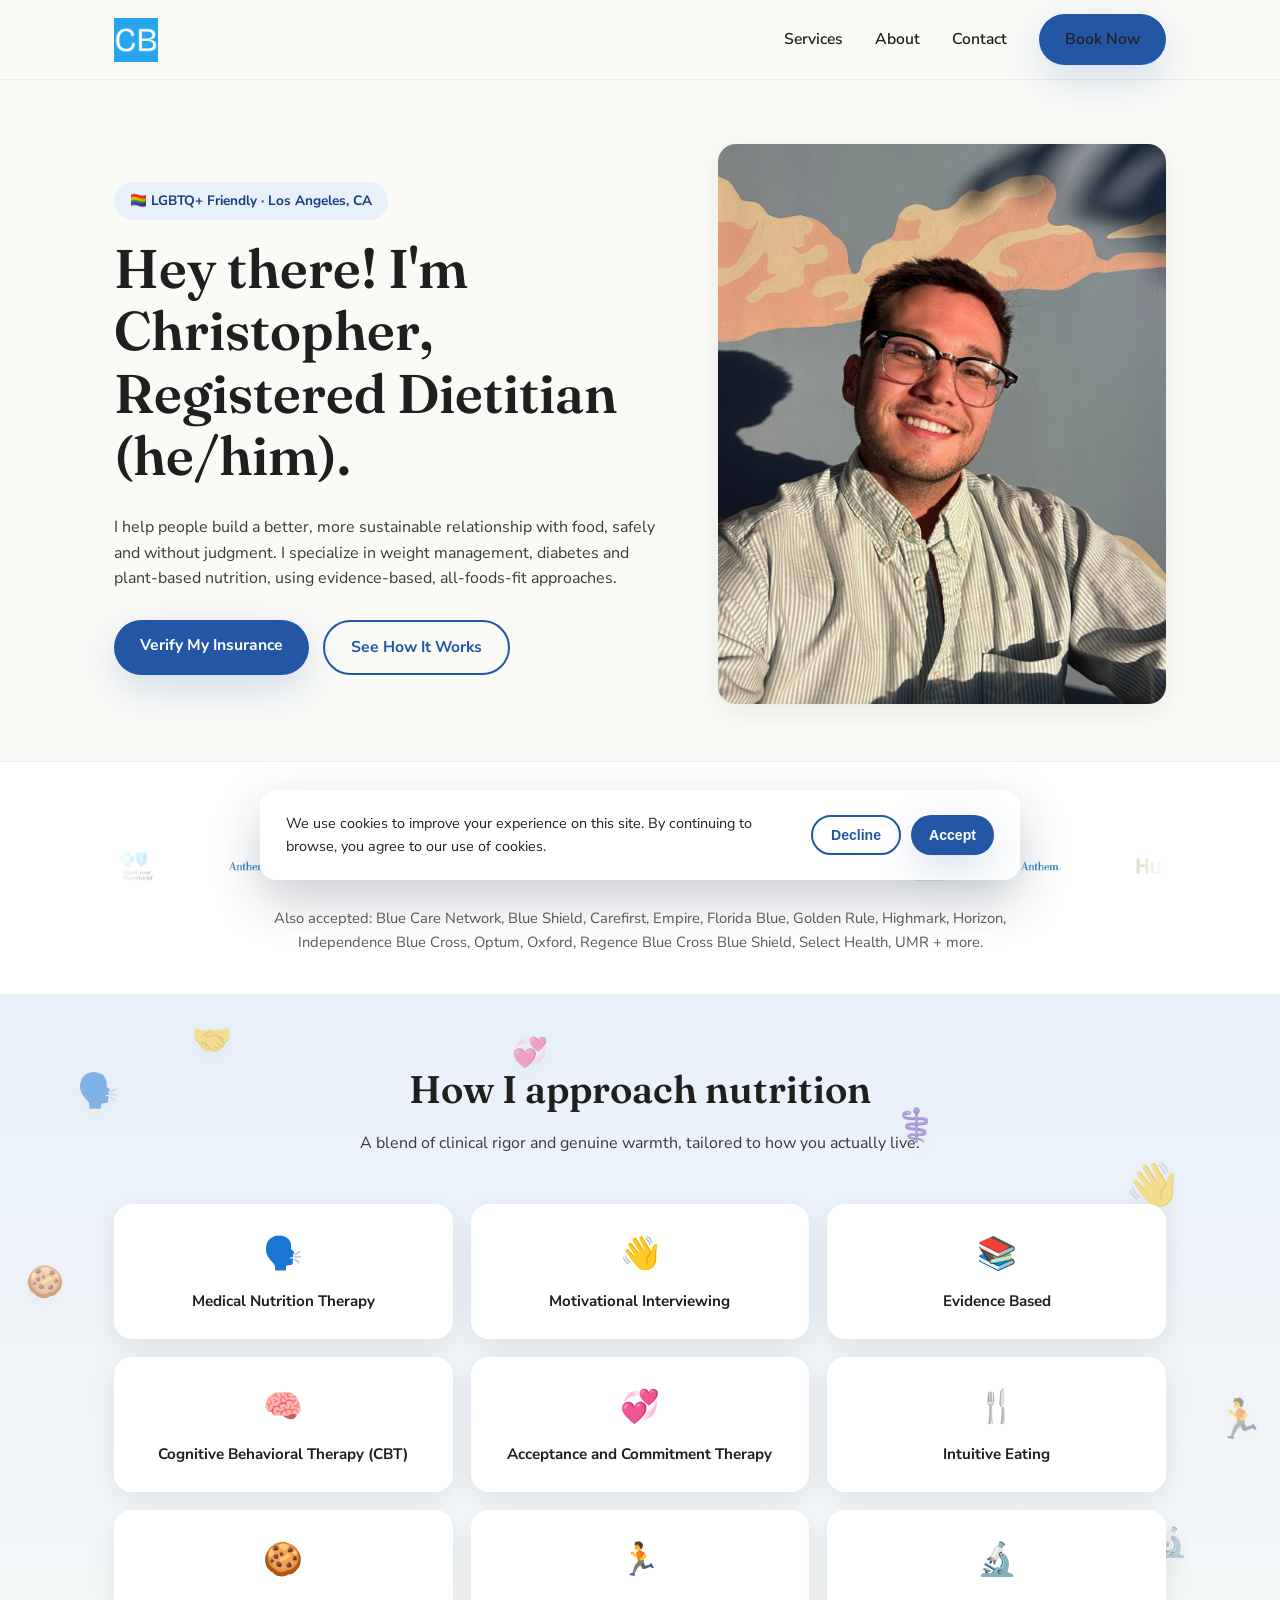
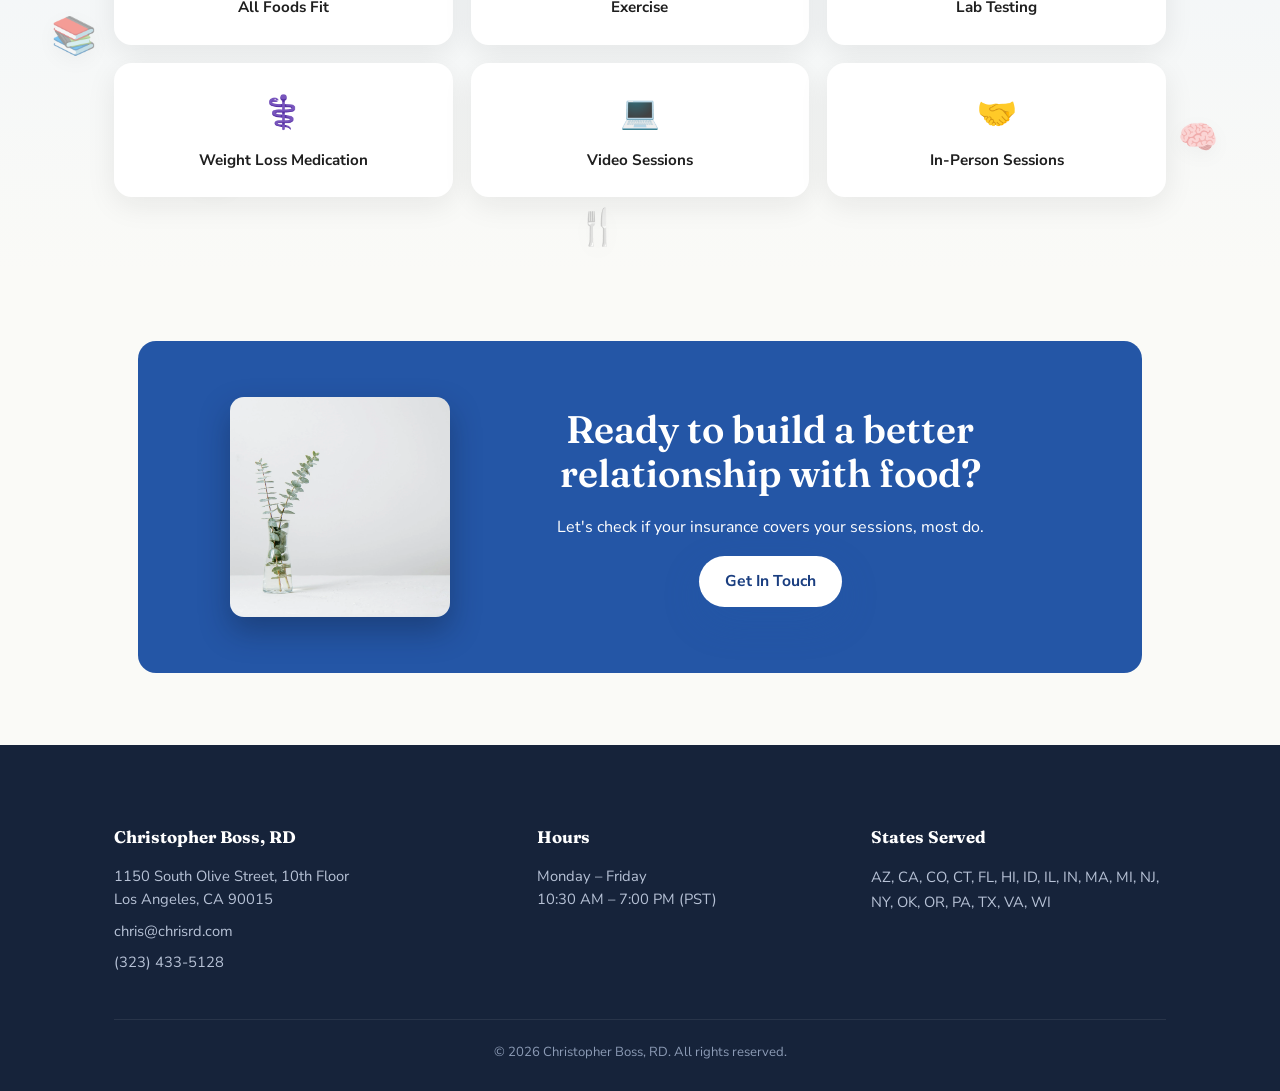
<file: index.html>
<!doctype html>
<html lang="en">
<head>
<meta charset="UTF-8">
<meta name="viewport" content="width=device-width, initial-scale=1.0">
<title>Christopher Boss, RD — LGBTQ+ Friendly Dietitian in Los Angeles</title>
<meta name="description" content="Christopher Boss, RD helps you build a better, more sustainable relationship with food. LGBTQ+ friendly nutrition counseling in Los Angeles, covered by most health insurance.">
<meta property="og:title" content="Christopher Boss, RD — Registered Dietitian in Los Angeles">
<meta property="og:description" content="Weight management, diabetes and plant-based nutrition counseling. Sessions can be covered by your health insurance.">
<meta property="og:image" content="assets/images/logo.png">
<link rel="icon" href="assets/images/logo.png">
<link rel="preconnect" href="https://fonts.googleapis.com">
<link rel="preconnect" href="https://fonts.gstatic.com" crossorigin>
<link href="https://fonts.googleapis.com/css2?family=Fraunces:wght@500;600;700&family=Nunito+Sans:wght@400;600;700;800&display=swap" rel="stylesheet">
<link rel="stylesheet" href="style.css">
<script defer src="https://cdn.vercel-insights.com/v1/script.js"></script>
</head>
<body>

<header class="site-header">
  <div class="container">
    <a href="index.html" class="logo"><img src="assets/images/logo.png" alt="Christopher Boss, RD"></a>
    <nav class="nav-links">
      <a href="services.html">Services</a>
      <a href="about.html">About</a>
      <a href="contact.html">Contact</a>
      <a href="contact.html" class="btn btn-primary">Book Now</a>
    </nav>
    <button class="menu-toggle" aria-label="Toggle menu">☰</button>
  </div>
</header>

<section class="hero">
  <div class="container">
    <div class="hero-text">
      <span class="eyebrow fade-up" style="animation-delay:0.05s">🏳️‍🌈 LGBTQ+ Friendly · Los Angeles, CA</span>
      <h1 class="fade-up" style="animation-delay:0.15s">Hey there! I'm Christopher, Registered Dietitian (he/him).</h1>
      <p class="fade-up" style="animation-delay:0.25s">I help people build a better, more sustainable relationship with food, safely and without judgment. I specialize in weight management, diabetes and plant-based nutrition, using evidence-based, all-foods-fit approaches.</p>
      <div class="hero-actions fade-up" style="animation-delay:0.35s">
        <a href="contact.html" class="btn btn-primary">Verify My Insurance</a>
        <a href="services.html" class="btn btn-outline">See How It Works</a>
      </div>
    </div>
    <div class="hero-photo fade-up" style="animation-delay:0.2s">
      <img src="assets/images/hero-christopher.jpg" alt="Christopher Boss, Registered Dietitian">
    </div>
  </div>
</section>

<section class="insurance-strip">
  <div class="container">
    <h3>oh, and our sessions can be covered by your health insurance! 💙</h3>
    <div class="logo-marquee-wrap">
      <div class="logo-marquee">
        <img src="assets/images/insurance-bcbs.png" alt="Blue Cross Blue Shield">
        <img src="assets/images/insurance-anthem.png" alt="Anthem">
        <img src="assets/images/insurance-humana.png" alt="Humana">
        <img src="assets/images/insurance-aetna.png" alt="Aetna">
        <img src="assets/images/insurance-cigna.png" alt="Cigna">
        <img src="assets/images/insurance-united.png" alt="United Healthcare">
        <img src="assets/images/insurance-bcbs.png" alt="Blue Cross Blue Shield">
        <img src="assets/images/insurance-anthem.png" alt="Anthem">
        <img src="assets/images/insurance-humana.png" alt="Humana">
        <img src="assets/images/insurance-aetna.png" alt="Aetna">
        <img src="assets/images/insurance-cigna.png" alt="Cigna">
        <img src="assets/images/insurance-united.png" alt="United Healthcare">
      </div>
    </div>
    <p class="insurance-full-list">Also accepted: Blue Care Network, Blue Shield, Carefirst, Empire, Florida Blue, Golden Rule, Highmark, Horizon, Independence Blue Cross, Optum, Oxford, Regence Blue Cross Blue Shield, Select Health, UMR + more.</p>
  </div>
</section>

<section class="modalities">
  <span class="float-emoji" style="top:8%; left:6%; font-size:2.1rem; animation-duration:8s; animation-delay:0s;">🗣️</span>
  <span class="float-emoji" style="top:18%; left:88%; font-size:2.6rem; animation-duration:10s; animation-delay:0.6s;">👋</span>
  <span class="float-emoji" style="top:70%; left:4%; font-size:2.3rem; animation-duration:9s; animation-delay:1.2s;">📚</span>
  <span class="float-emoji" style="top:82%; left:92%; font-size:2rem; animation-duration:7.5s; animation-delay:0.3s;">🧠</span>
  <span class="float-emoji" style="top:4%; left:40%; font-size:1.8rem; animation-duration:8.5s; animation-delay:1.6s;">💞</span>
  <span class="float-emoji" style="top:92%; left:45%; font-size:2.2rem; animation-duration:9.5s; animation-delay:0.9s;">🍴</span>
  <span class="float-emoji" style="top:30%; left:2%; font-size:1.9rem; animation-duration:8s; animation-delay:2s;">🍪</span>
  <span class="float-emoji" style="top:45%; left:95%; font-size:2.4rem; animation-duration:11s; animation-delay:0.4s;">🏃</span>
  <span class="float-emoji" style="top:60%; left:90%; font-size:1.8rem; animation-duration:7s; animation-delay:1.4s;">🔬</span>
  <span class="float-emoji" style="top:12%; left:70%; font-size:2rem; animation-duration:9s; animation-delay:1.8s;">⚕️</span>
  <span class="float-emoji" style="top:85%; left:15%; font-size:2.2rem; animation-duration:8.5s; animation-delay:0.7s;">💻</span>
  <span class="float-emoji" style="top:2%; left:15%; font-size:2rem; animation-duration:10s; animation-delay:1.1s;">🤝</span>

  <div class="container">
    <div class="modalities-header">
      <h2>How I approach nutrition</h2>
      <p>A blend of clinical rigor and genuine warmth, tailored to how you actually live.</p>
    </div>
    <div class="modality-grid">
      <div class="modality-card"><span class="emoji">🗣️</span><span class="label">Medical Nutrition Therapy</span></div>
      <div class="modality-card"><span class="emoji">👋</span><span class="label">Motivational Interviewing</span></div>
      <div class="modality-card"><span class="emoji">📚</span><span class="label">Evidence Based</span></div>
      <div class="modality-card"><span class="emoji">🧠</span><span class="label">Cognitive Behavioral Therapy (CBT)</span></div>
      <div class="modality-card"><span class="emoji">💞</span><span class="label">Acceptance and Commitment Therapy</span></div>
      <div class="modality-card"><span class="emoji">🍴</span><span class="label">Intuitive Eating</span></div>
      <div class="modality-card"><span class="emoji">🍪</span><span class="label">All Foods Fit</span></div>
      <div class="modality-card"><span class="emoji">🏃</span><span class="label">Exercise</span></div>
      <div class="modality-card"><span class="emoji">🔬</span><span class="label">Lab Testing</span></div>
      <div class="modality-card"><span class="emoji">⚕️</span><span class="label">Weight Loss Medication</span></div>
      <div class="modality-card"><span class="emoji">💻</span><span class="label">Video Sessions</span></div>
      <div class="modality-card"><span class="emoji">🤝</span><span class="label">In-Person Sessions</span></div>
    </div>
  </div>
</section>

<section>
  <div class="container">
    <div class="cta-band">
      <img class="cta-band-plant" src="assets/images/decor-eucalyptus.jpg" alt="Eucalyptus in a glass vase">
      <div class="cta-band-text">
        <h2>Ready to build a better relationship with food?</h2>
        <p>Let's check if your insurance covers your sessions, most do.</p>
        <a href="contact.html" class="btn btn-primary">Get In Touch</a>
      </div>
    </div>
  </div>
</section>

<footer class="site-footer">
  <div class="container">
    <div class="footer-grid">
      <div>
        <h4>Christopher Boss, RD</h4>
        <p>1150 South Olive Street, 10th Floor<br>Los Angeles, CA 90015</p>
        <a href="mailto:chris@chrisrd.com">chris@chrisrd.com</a>
        <a href="tel:+13234335128">(323) 433-5128</a>
      </div>
      <div>
        <h4>Hours</h4>
        <p>Monday – Friday<br>10:30 AM – 7:00 PM (PST)</p>
      </div>
      <div>
        <h4>States Served</h4>
        <p class="footer-states">AZ, CA, CO, CT, FL, HI, ID, IL, IN, MA, MI, NJ, NY, OK, OR, PA, TX, VA, WI</p>
      </div>
    </div>
    <div class="footer-bottom">&copy; 2026 Christopher Boss, RD. All rights reserved.</div>
  </div>
</footer>

<div id="cookie-banner" class="cookie-banner" hidden>
  <p>We use cookies to improve your experience on this site. By continuing to browse, you agree to our use of cookies.</p>
  <div class="cookie-banner-actions">
    <button id="cookie-decline" class="btn btn-outline btn-sm" type="button">Decline</button>
    <button id="cookie-accept" class="btn btn-primary btn-sm" type="button">Accept</button>
  </div>
</div>

<script src="script.js"></script>
</body>
</html>
</file>
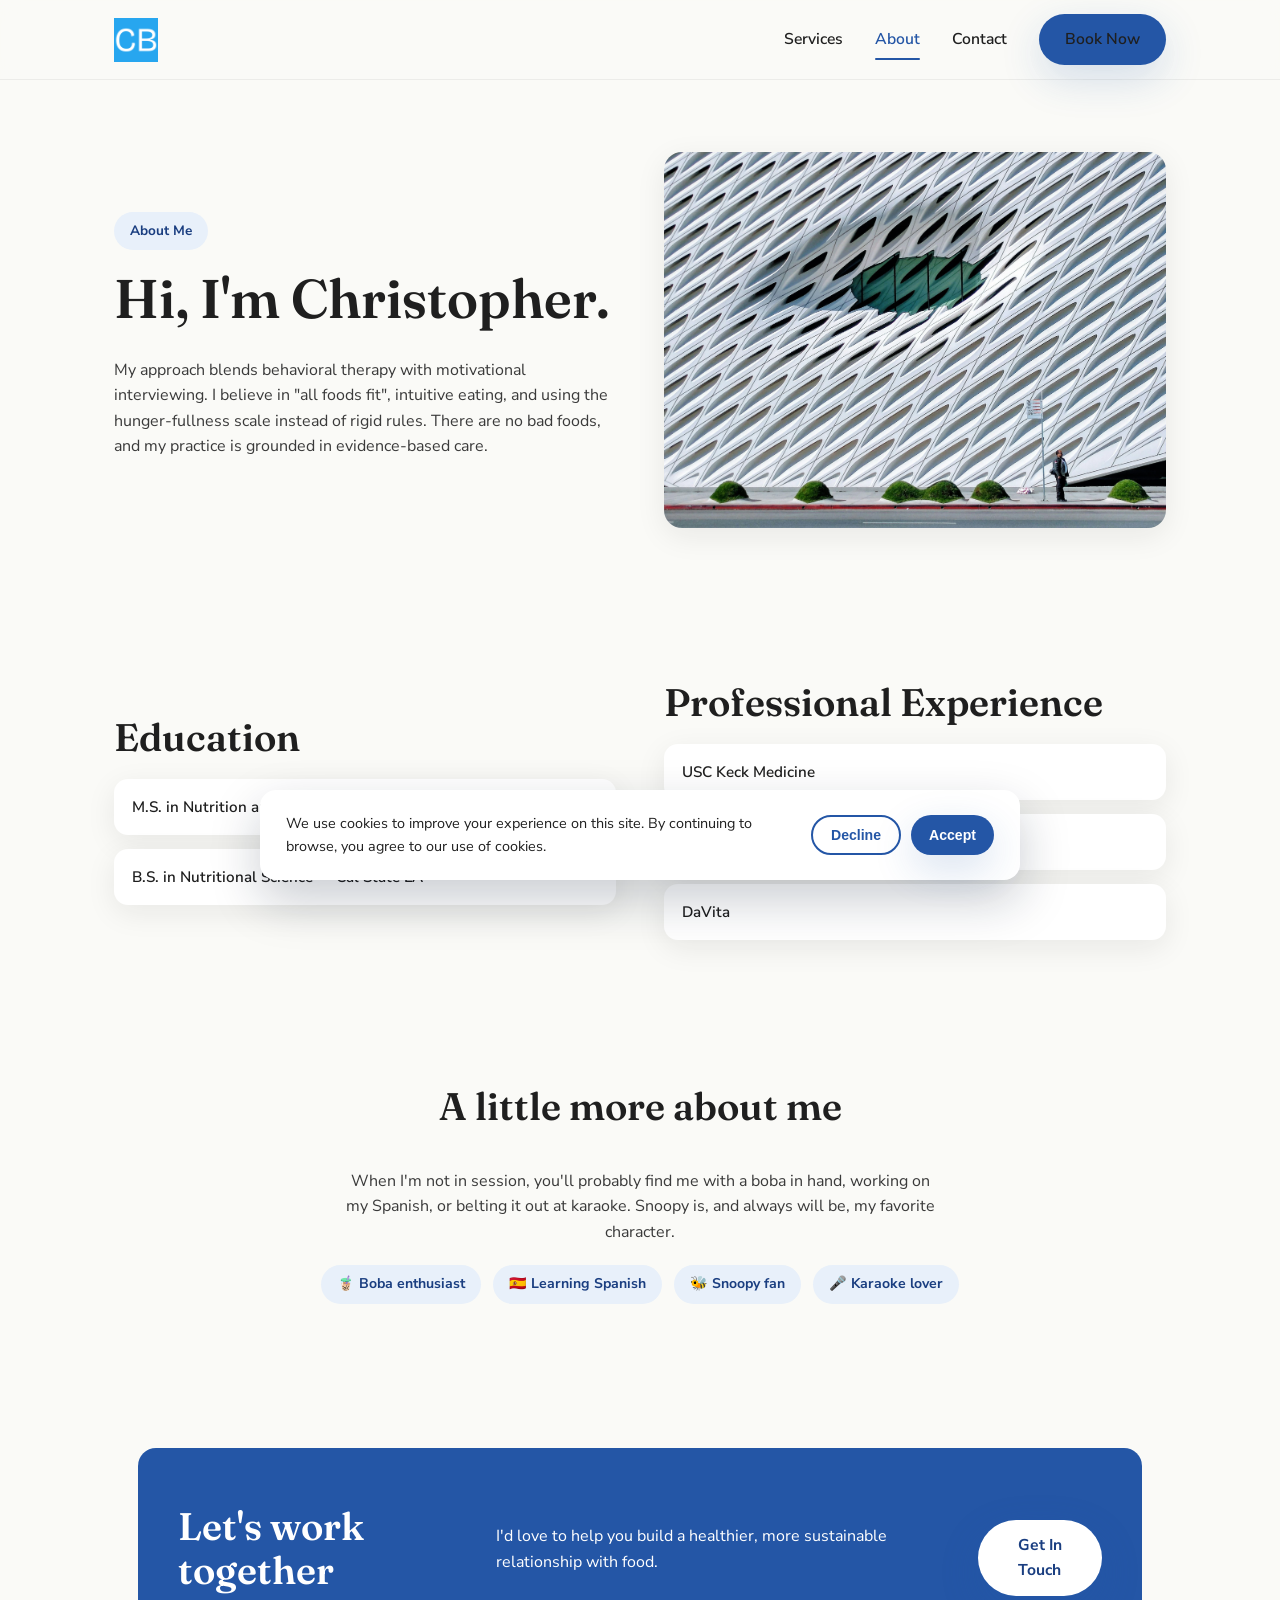
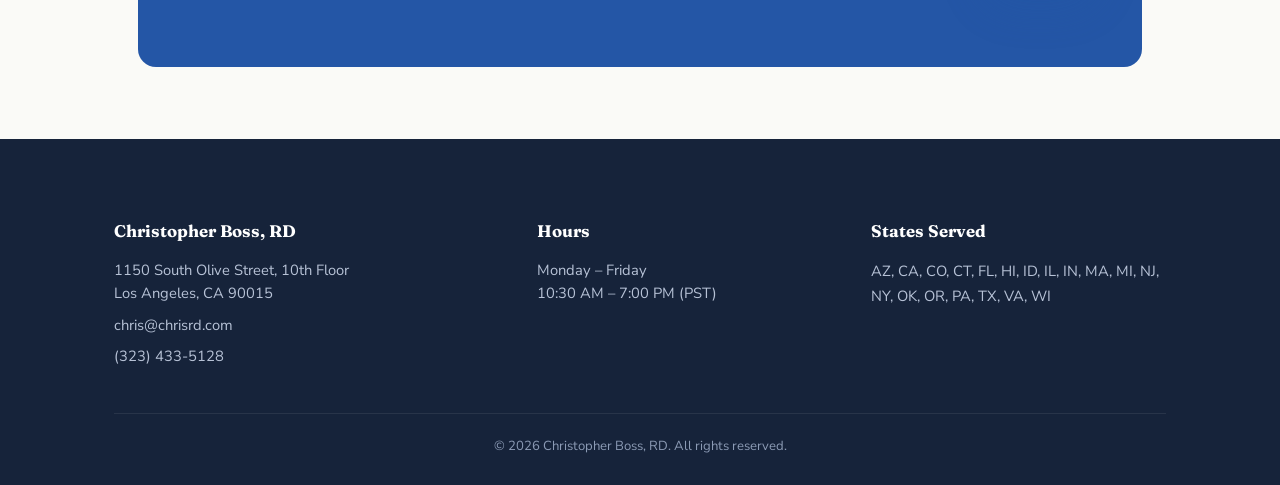
<file: about.html>
<!doctype html>
<html lang="en">
<head>
<meta charset="UTF-8">
<meta name="viewport" content="width=device-width, initial-scale=1.0">
<title>About Me | Christopher Boss, RD</title>
<meta name="description" content="Meet Christopher Boss, RD — Registered Dietitian based in Los Angeles, trained at Pepperdine University and Cal State LA, with experience at USC Keck Medicine, Kaiser Permanente and DaVita.">
<link rel="icon" href="assets/images/logo.png">
<link rel="preconnect" href="https://fonts.googleapis.com">
<link rel="preconnect" href="https://fonts.gstatic.com" crossorigin>
<link href="https://fonts.googleapis.com/css2?family=Fraunces:wght@500;600;700&family=Nunito+Sans:wght@400;600;700;800&display=swap" rel="stylesheet">
<link rel="stylesheet" href="style.css">
<script defer src="https://cdn.vercel-insights.com/v1/script.js"></script>
</head>
<body>

<header class="site-header">
  <div class="container">
    <a href="index.html" class="logo"><img src="assets/images/logo.png" alt="Christopher Boss, RD"></a>
    <nav class="nav-links">
      <a href="services.html">Services</a>
      <a href="about.html">About</a>
      <a href="contact.html">Contact</a>
      <a href="contact.html" class="btn btn-primary">Book Now</a>
    </nav>
    <button class="menu-toggle" aria-label="Toggle menu">☰</button>
  </div>
</header>

<section>
  <div class="container two-col">
    <div>
      <span class="eyebrow">About Me</span>
      <h1>Hi, I'm Christopher.</h1>
      <p>My approach blends behavioral therapy with motivational interviewing. I believe in "all foods fit", intuitive eating, and using the hunger-fullness scale instead of rigid rules. There are no bad foods, and my practice is grounded in evidence-based care.</p>
    </div>
    <div class="about-photo-note">
      <img src="assets/images/decor-building.jpg" alt="Los Angeles office building">
    </div>
  </div>
</section>

<section>
  <div class="container two-col">
    <div>
      <h2>Education</h2>
      <div class="card-list" style="grid-template-columns: 1fr;">
        <div class="item">M.S. in Nutrition and Health Science — Pepperdine University</div>
        <div class="item">B.S. in Nutritional Science — Cal State LA</div>
      </div>
    </div>
    <div>
      <h2>Professional Experience</h2>
      <div class="card-list" style="grid-template-columns: 1fr;">
        <div class="item">USC Keck Medicine</div>
        <div class="item">Kaiser Permanente</div>
        <div class="item">DaVita</div>
      </div>
    </div>
  </div>
</section>

<section>
  <div class="container">
    <h2 class="section-title">A little more about me</h2>
    <p style="text-align:center; max-width:600px; margin:0 auto;">When I'm not in session, you'll probably find me with a boba in hand, working on my Spanish, or belting it out at karaoke. Snoopy is, and always will be, my favorite character.</p>
    <div class="fun-facts" style="justify-content:center;">
      <span>🧋 Boba enthusiast</span>
      <span>🇪🇸 Learning Spanish</span>
      <span>🐝 Snoopy fan</span>
      <span>🎤 Karaoke lover</span>
    </div>
  </div>
</section>

<section>
  <div class="container">
    <div class="cta-band">
      <h2>Let's work together</h2>
      <p>I'd love to help you build a healthier, more sustainable relationship with food.</p>
      <a href="contact.html" class="btn btn-primary">Get In Touch</a>
    </div>
  </div>
</section>

<footer class="site-footer">
  <div class="container">
    <div class="footer-grid">
      <div>
        <h4>Christopher Boss, RD</h4>
        <p>1150 South Olive Street, 10th Floor<br>Los Angeles, CA 90015</p>
        <a href="mailto:chris@chrisrd.com">chris@chrisrd.com</a>
        <a href="tel:+13234335128">(323) 433-5128</a>
      </div>
      <div>
        <h4>Hours</h4>
        <p>Monday – Friday<br>10:30 AM – 7:00 PM (PST)</p>
      </div>
      <div>
        <h4>States Served</h4>
        <p class="footer-states">AZ, CA, CO, CT, FL, HI, ID, IL, IN, MA, MI, NJ, NY, OK, OR, PA, TX, VA, WI</p>
      </div>
    </div>
    <div class="footer-bottom">&copy; 2026 Christopher Boss, RD. All rights reserved.</div>
  </div>
</footer>

<div id="cookie-banner" class="cookie-banner" hidden>
  <p>We use cookies to improve your experience on this site. By continuing to browse, you agree to our use of cookies.</p>
  <div class="cookie-banner-actions">
    <button id="cookie-decline" class="btn btn-outline btn-sm" type="button">Decline</button>
    <button id="cookie-accept" class="btn btn-primary btn-sm" type="button">Accept</button>
  </div>
</div>

<script src="script.js"></script>
</body>
</html>
</file>
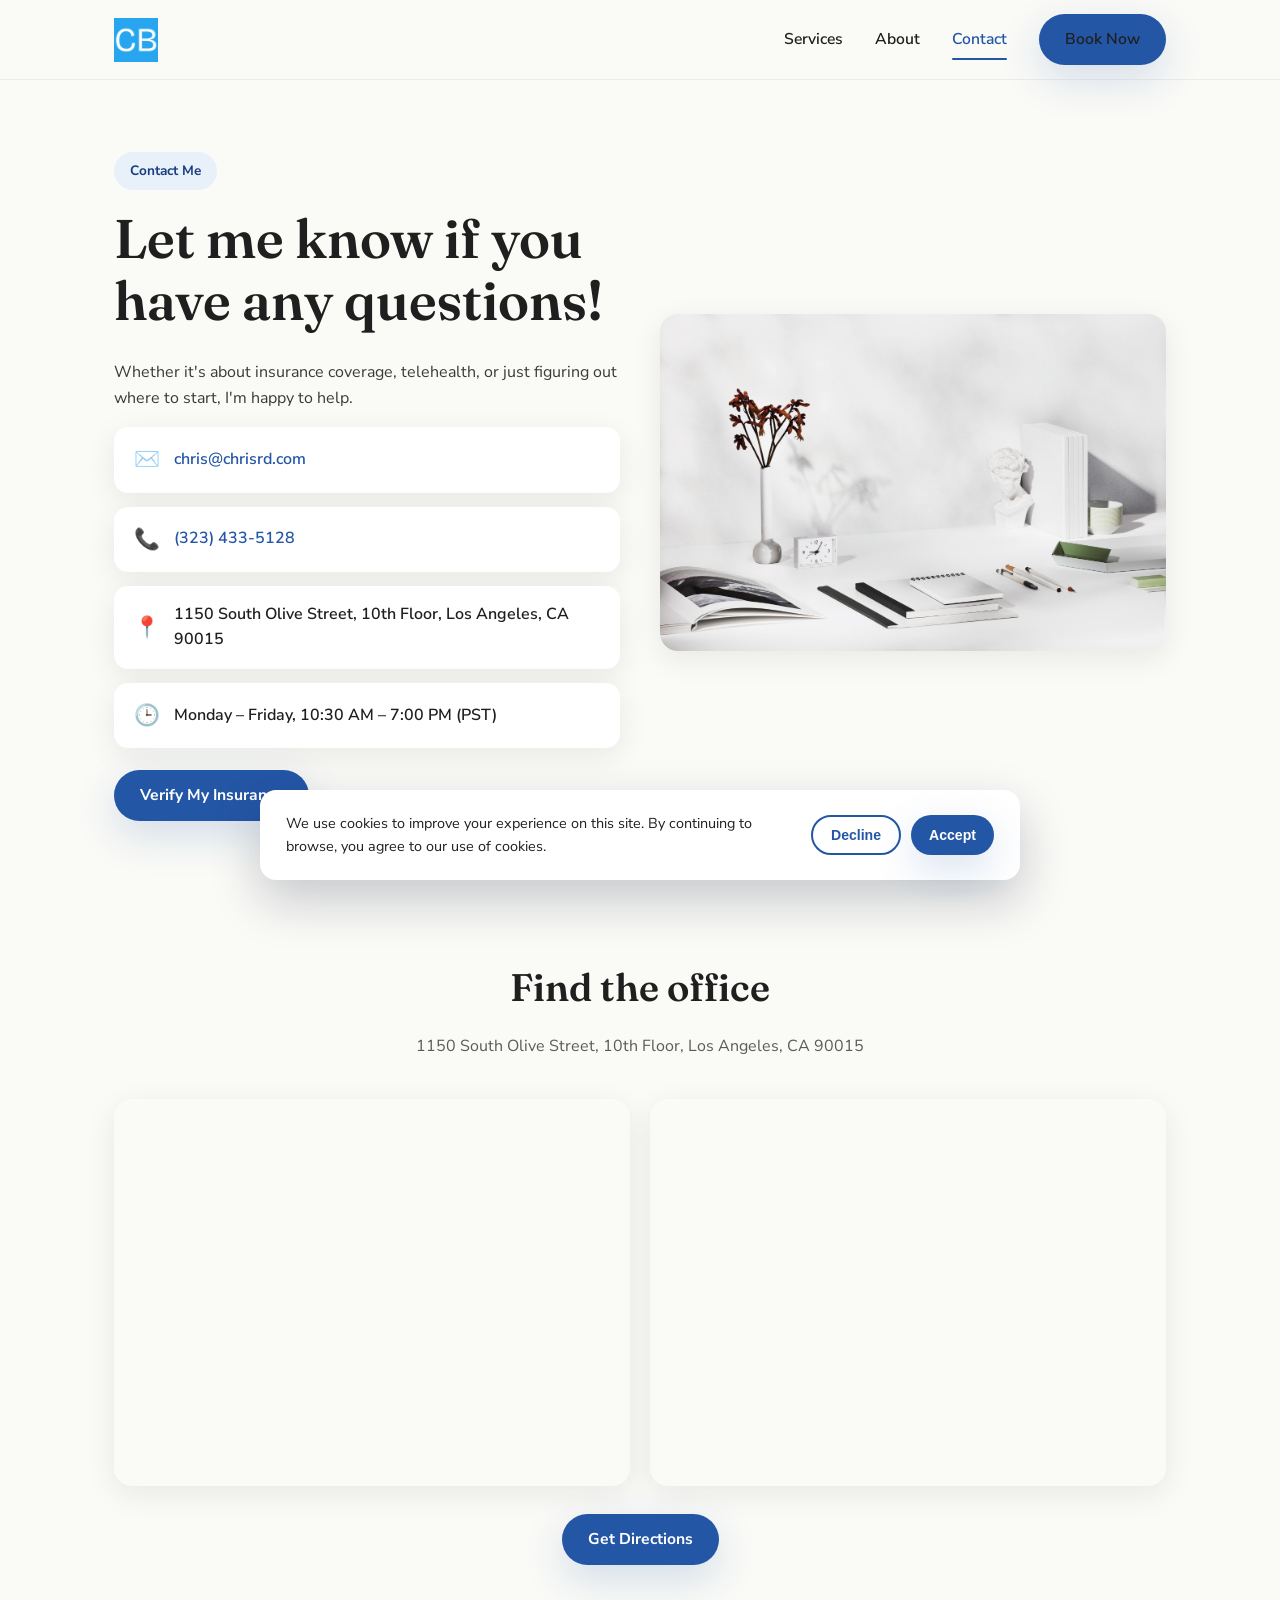
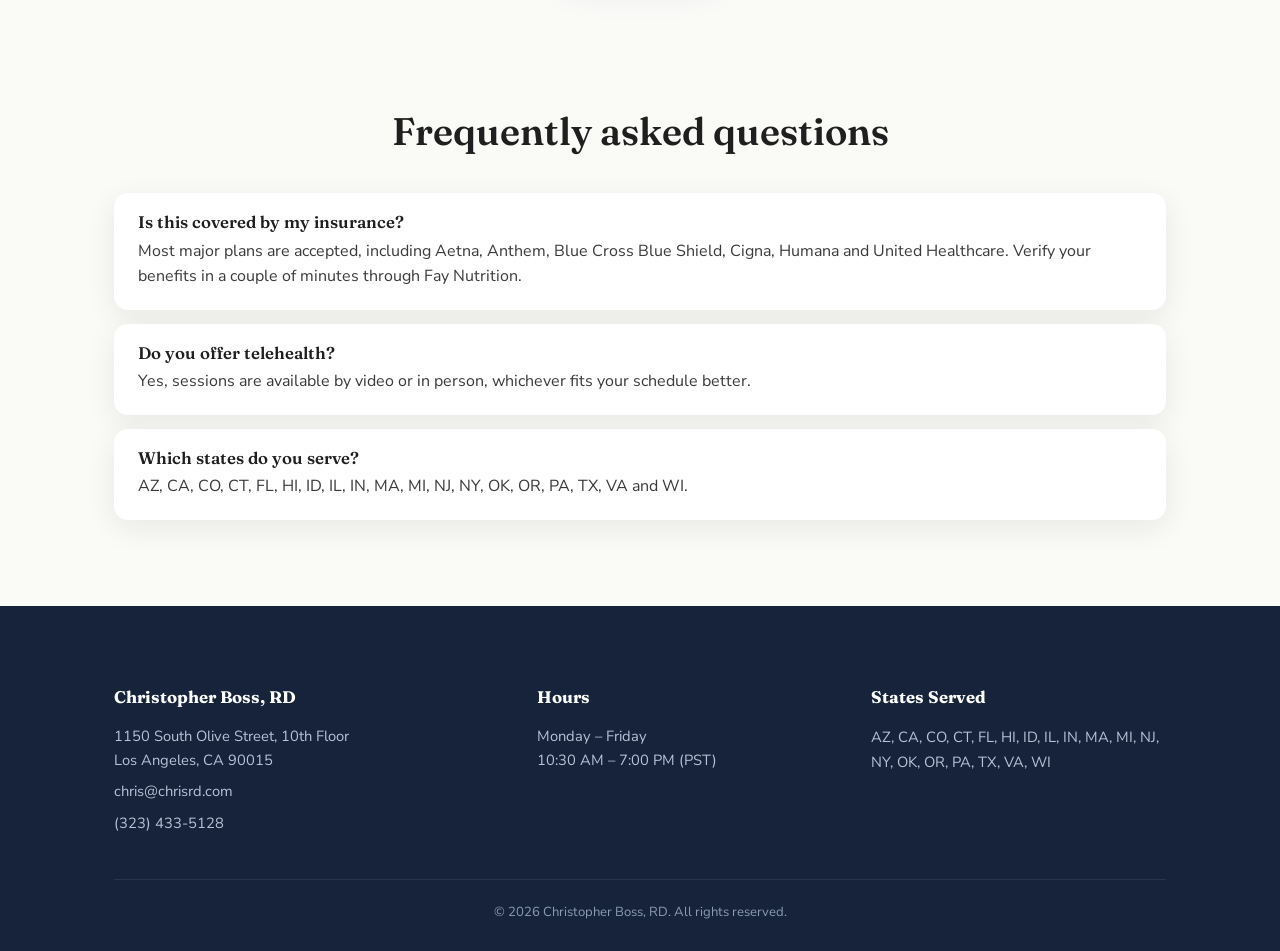
<file: contact.html>
<!doctype html>
<html lang="en">
<head>
<meta charset="UTF-8">
<meta name="viewport" content="width=device-width, initial-scale=1.0">
<title>Contact | Christopher Boss, RD</title>
<meta name="description" content="Get in touch with Christopher Boss, RD in Los Angeles. Questions about insurance coverage, telehealth or scheduling? Reach out anytime.">
<link rel="icon" href="assets/images/logo.png">
<link rel="preconnect" href="https://fonts.googleapis.com">
<link rel="preconnect" href="https://fonts.gstatic.com" crossorigin>
<link href="https://fonts.googleapis.com/css2?family=Fraunces:wght@500;600;700&family=Nunito+Sans:wght@400;600;700;800&display=swap" rel="stylesheet">
<link rel="stylesheet" href="style.css">
<script defer src="https://cdn.vercel-insights.com/v1/script.js"></script>
</head>
<body>

<header class="site-header">
  <div class="container">
    <a href="index.html" class="logo"><img src="assets/images/logo.png" alt="Christopher Boss, RD"></a>
    <nav class="nav-links">
      <a href="services.html">Services</a>
      <a href="about.html">About</a>
      <a href="contact.html">Contact</a>
      <a href="contact.html" class="btn btn-primary">Book Now</a>
    </nav>
    <button class="menu-toggle" aria-label="Toggle menu">☰</button>
  </div>
</header>

<section>
  <div class="container contact-grid">
    <div>
      <span class="eyebrow">Contact Me</span>
      <h1>Let me know if you have any questions!</h1>
      <p>Whether it's about insurance coverage, telehealth, or just figuring out where to start, I'm happy to help.</p>

      <div class="contact-info">
        <div class="item"><span class="ic">✉️</span> <a href="mailto:chris@chrisrd.com">chris@chrisrd.com</a></div>
        <div class="item"><span class="ic">📞</span> <a href="tel:+13234335128">(323) 433-5128</a></div>
        <div class="item"><span class="ic">📍</span> 1150 South Olive Street, 10th Floor, Los Angeles, CA 90015</div>
        <div class="item"><span class="ic">🕒</span> Monday – Friday, 10:30 AM – 7:00 PM (PST)</div>
      </div>

      <a href="https://signup.faynutrition.com/book/christopher-boss/60d392" target="_blank" rel="noopener" class="btn btn-primary" style="margin-top:8px;">Verify My Insurance</a>
    </div>
    <div class="contact-photo">
      <img src="assets/images/decor-lightobjects.png" alt="Light objects">
    </div>
  </div>
</section>

<section class="location">
  <div class="container">
    <h2 class="section-title">Find the office</h2>
    <p style="text-align:center; max-width:560px; margin:-16px auto 40px; color:#5A5A5A;">1150 South Olive Street, 10th Floor, Los Angeles, CA 90015</p>
    <div class="location-grid">
      <div class="map-frame">
        <iframe src="https://www.google.com/maps?q=1150+South+Olive+Street,+Los+Angeles,+CA+90015&z=16&output=embed" loading="lazy" referrerpolicy="no-referrer-when-downgrade" title="Map"></iframe>
      </div>
      <div class="map-frame">
        <iframe src="https://www.google.com/maps?q=1150+South+Olive+Street,+Los+Angeles,+CA+90015&t=k&z=18&output=embed" loading="lazy" referrerpolicy="no-referrer-when-downgrade" title="Satellite view"></iframe>
      </div>
    </div>
    <div style="text-align:center; margin-top:28px;">
      <a href="https://www.google.com/maps/dir/?api=1&destination=1150+South+Olive+Street,+Los+Angeles,+CA+90015" target="_blank" rel="noopener" class="btn btn-primary">Get Directions</a>
    </div>
  </div>
</section>

<section>
  <div class="container">
    <h2 class="section-title">Frequently asked questions</h2>
    <div class="faq-item">
      <h3>Is this covered by my insurance?</h3>
      <p>Most major plans are accepted, including Aetna, Anthem, Blue Cross Blue Shield, Cigna, Humana and United Healthcare. Verify your benefits in a couple of minutes through Fay Nutrition.</p>
    </div>
    <div class="faq-item">
      <h3>Do you offer telehealth?</h3>
      <p>Yes, sessions are available by video or in person, whichever fits your schedule better.</p>
    </div>
    <div class="faq-item">
      <h3>Which states do you serve?</h3>
      <p>AZ, CA, CO, CT, FL, HI, ID, IL, IN, MA, MI, NJ, NY, OK, OR, PA, TX, VA and WI.</p>
    </div>
  </div>
</section>

<footer class="site-footer">
  <div class="container">
    <div class="footer-grid">
      <div>
        <h4>Christopher Boss, RD</h4>
        <p>1150 South Olive Street, 10th Floor<br>Los Angeles, CA 90015</p>
        <a href="mailto:chris@chrisrd.com">chris@chrisrd.com</a>
        <a href="tel:+13234335128">(323) 433-5128</a>
      </div>
      <div>
        <h4>Hours</h4>
        <p>Monday – Friday<br>10:30 AM – 7:00 PM (PST)</p>
      </div>
      <div>
        <h4>States Served</h4>
        <p class="footer-states">AZ, CA, CO, CT, FL, HI, ID, IL, IN, MA, MI, NJ, NY, OK, OR, PA, TX, VA, WI</p>
      </div>
    </div>
    <div class="footer-bottom">&copy; 2026 Christopher Boss, RD. All rights reserved.</div>
  </div>
</footer>

<div id="cookie-banner" class="cookie-banner" hidden>
  <p>We use cookies to improve your experience on this site. By continuing to browse, you agree to our use of cookies.</p>
  <div class="cookie-banner-actions">
    <button id="cookie-decline" class="btn btn-outline btn-sm" type="button">Decline</button>
    <button id="cookie-accept" class="btn btn-primary btn-sm" type="button">Accept</button>
  </div>
</div>

<script src="script.js"></script>
</body>
</html>
</file>
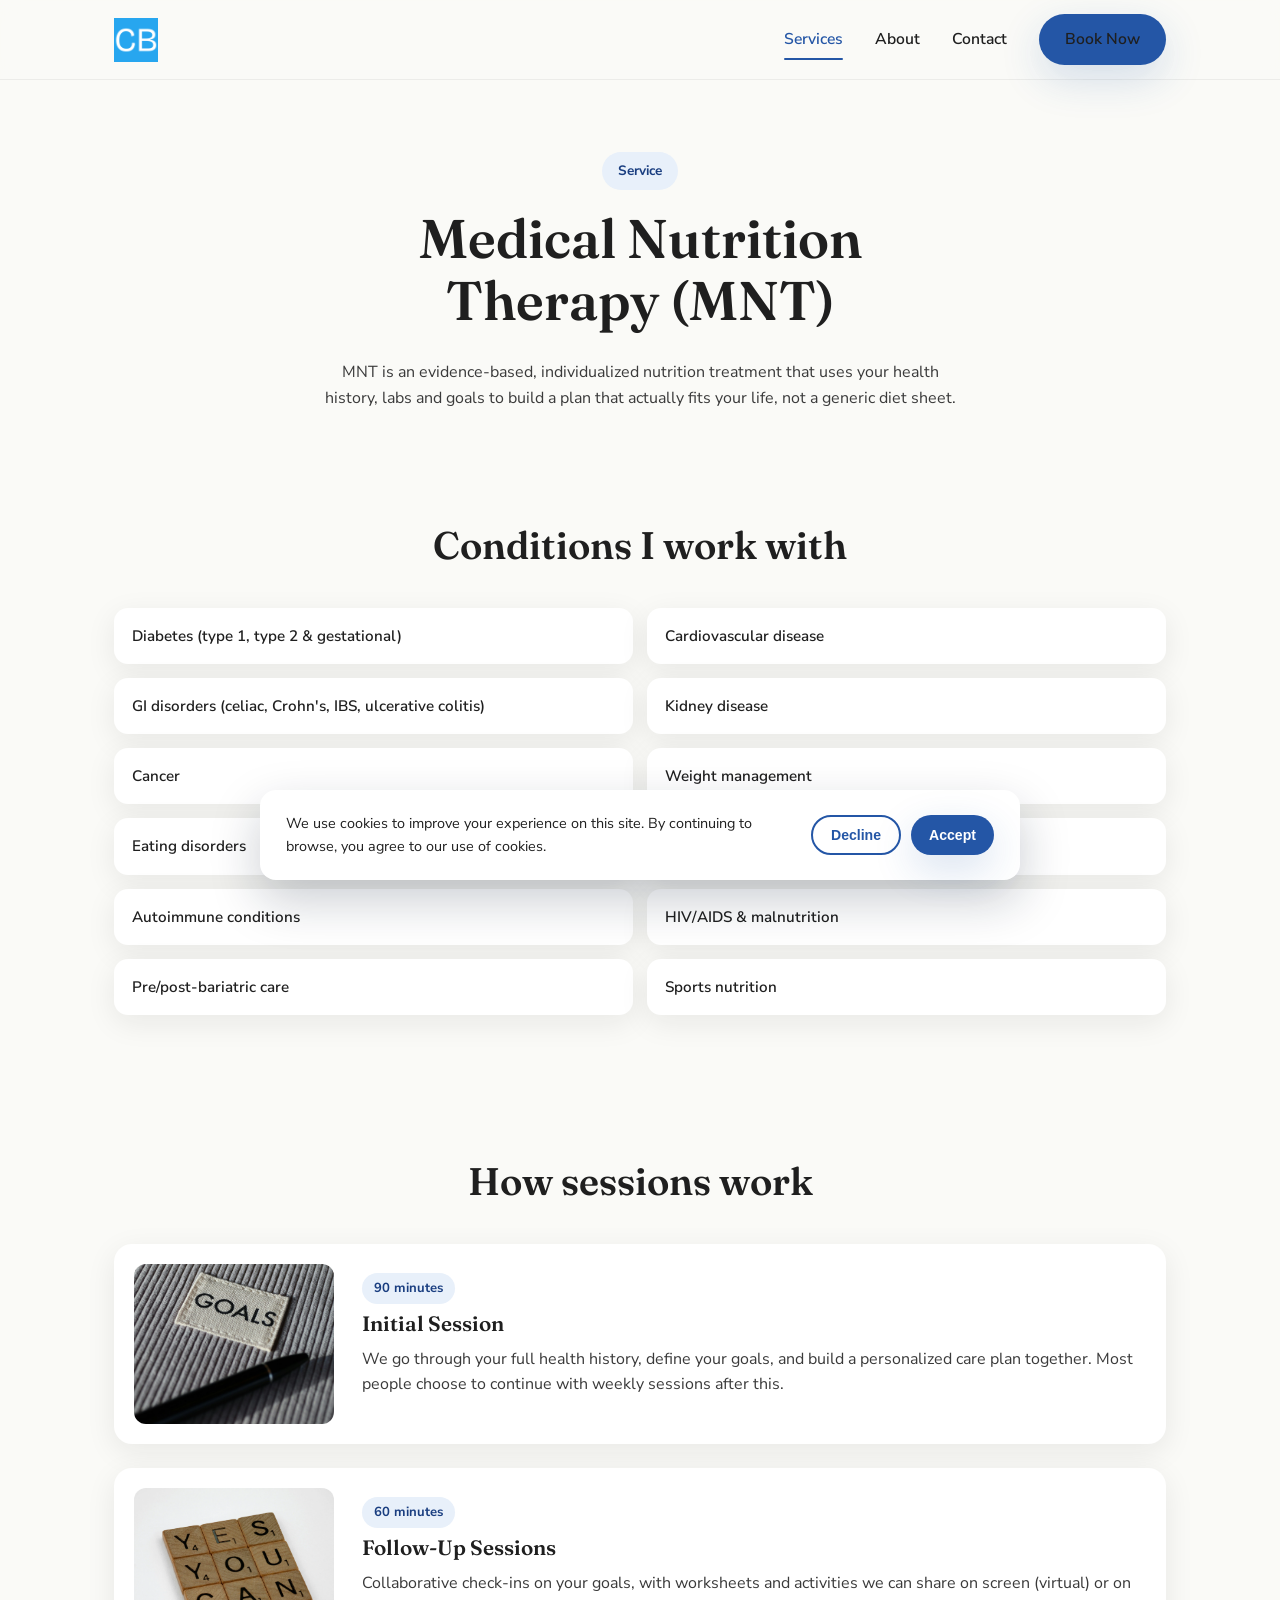
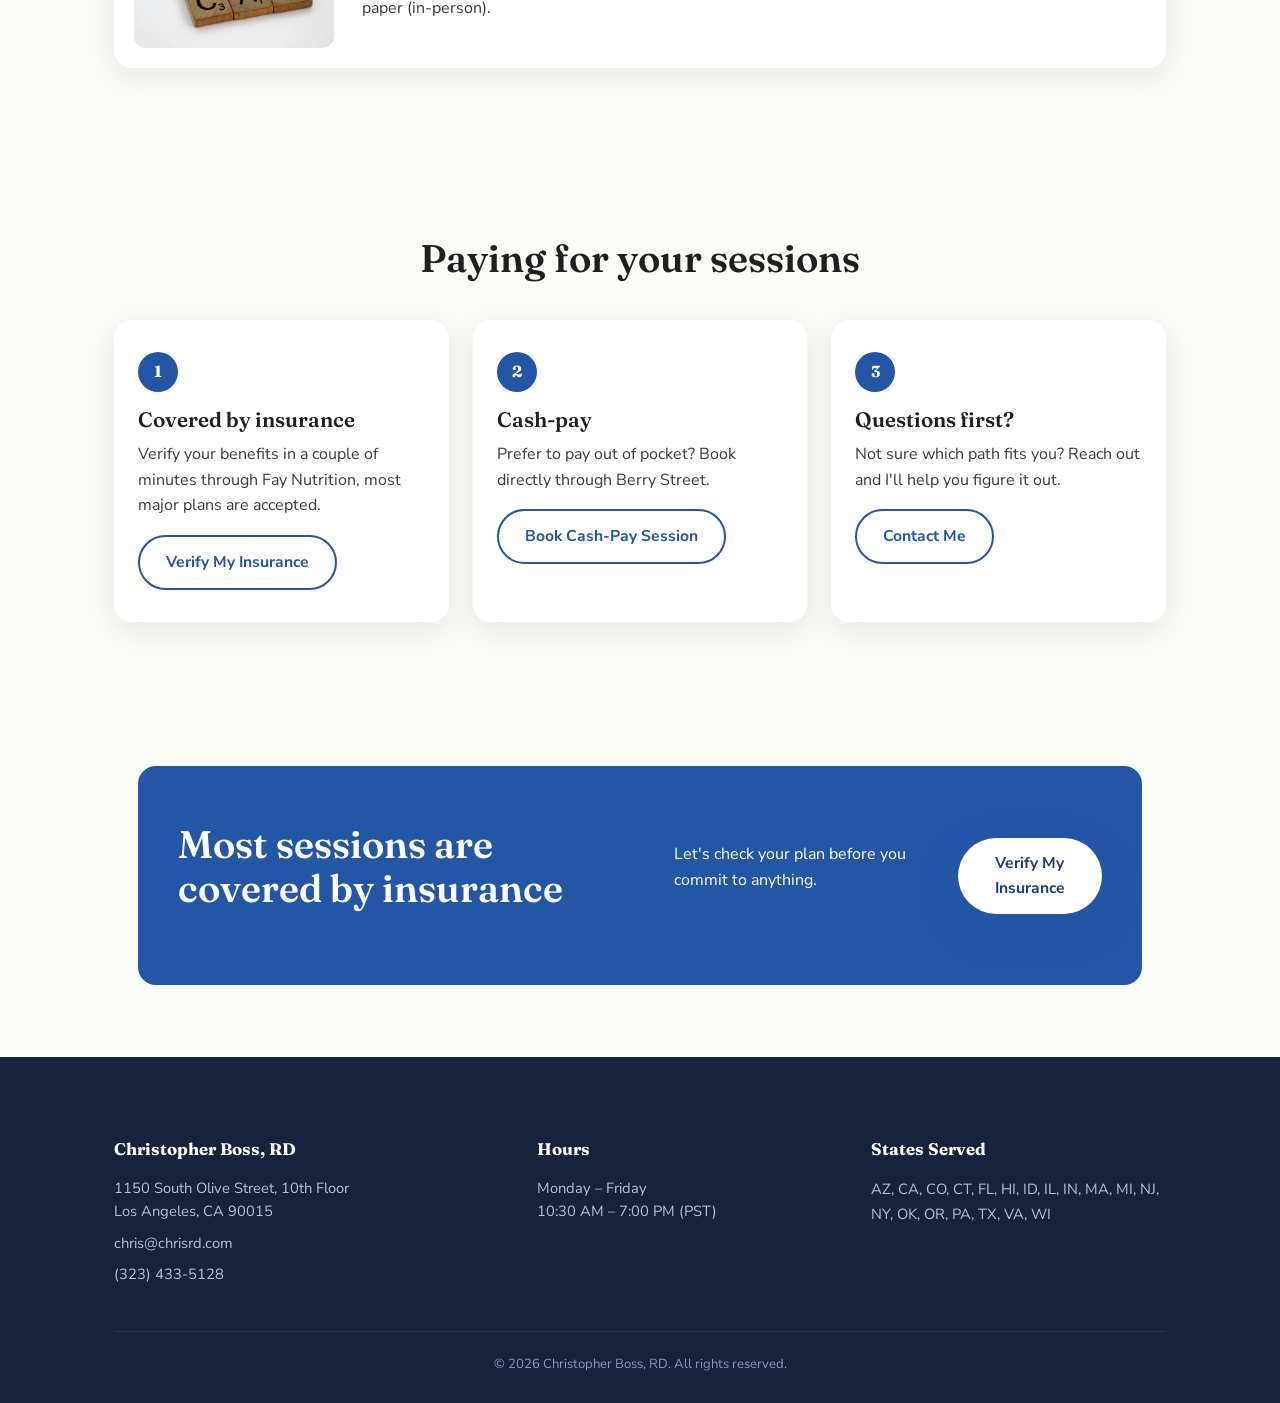
<file: services.html>
<!doctype html>
<html lang="en">
<head>
<meta charset="UTF-8">
<meta name="viewport" content="width=device-width, initial-scale=1.0">
<title>Services — Medical Nutrition Therapy | Christopher Boss, RD</title>
<meta name="description" content="Medical Nutrition Therapy with Christopher Boss, RD: 90-minute initial sessions, 60-minute follow-ups, covered by most health insurance or available cash-pay.">
<link rel="icon" href="assets/images/logo.png">
<link rel="preconnect" href="https://fonts.googleapis.com">
<link rel="preconnect" href="https://fonts.gstatic.com" crossorigin>
<link href="https://fonts.googleapis.com/css2?family=Fraunces:wght@500;600;700&family=Nunito+Sans:wght@400;600;700;800&display=swap" rel="stylesheet">
<link rel="stylesheet" href="style.css">
<script defer src="https://cdn.vercel-insights.com/v1/script.js"></script>
</head>
<body>

<header class="site-header">
  <div class="container">
    <a href="index.html" class="logo"><img src="assets/images/logo.png" alt="Christopher Boss, RD"></a>
    <nav class="nav-links">
      <a href="services.html">Services</a>
      <a href="about.html">About</a>
      <a href="contact.html">Contact</a>
      <a href="contact.html" class="btn btn-primary">Book Now</a>
    </nav>
    <button class="menu-toggle" aria-label="Toggle menu">☰</button>
  </div>
</header>

<section style="padding-bottom:0;">
  <div class="container section-title">
    <span class="eyebrow">Service</span>
    <h1>Medical Nutrition Therapy (MNT)</h1>
    <p>MNT is an evidence-based, individualized nutrition treatment that uses your health history, labs and goals to build a plan that actually fits your life, not a generic diet sheet.</p>
  </div>
</section>

<section>
  <div class="container">
    <h2 class="section-title">Conditions I work with</h2>
    <div class="card-list">
      <div class="item">Diabetes (type 1, type 2 &amp; gestational)</div>
      <div class="item">Cardiovascular disease</div>
      <div class="item">GI disorders (celiac, Crohn's, IBS, ulcerative colitis)</div>
      <div class="item">Kidney disease</div>
      <div class="item">Cancer</div>
      <div class="item">Weight management</div>
      <div class="item">Eating disorders</div>
      <div class="item">Food allergies &amp; intolerances</div>
      <div class="item">Autoimmune conditions</div>
      <div class="item">HIV/AIDS &amp; malnutrition</div>
      <div class="item">Pre/post-bariatric care</div>
      <div class="item">Sports nutrition</div>
    </div>
  </div>
</section>

<section>
  <div class="container">
    <h2 class="section-title">How sessions work</h2>

    <div class="session-card">
      <img src="assets/images/decor-goals.jpg" alt="GOALS">
      <div>
        <span class="duration">90 minutes</span>
        <h3>Initial Session</h3>
        <p>We go through your full health history, define your goals, and build a personalized care plan together. Most people choose to continue with weekly sessions after this.</p>
      </div>
    </div>

    <div class="session-card">
      <img src="assets/images/decor-yesyoucan.jpg" alt="Yes you can">
      <div>
        <span class="duration">60 minutes</span>
        <h3>Follow-Up Sessions</h3>
        <p>Collaborative check-ins on your goals, with worksheets and activities we can share on screen (virtual) or on paper (in-person).</p>
      </div>
    </div>
  </div>
</section>

<section>
  <div class="container">
    <h2 class="section-title">Paying for your sessions</h2>
    <div class="steps">
      <div class="step">
        <span class="num">1</span>
        <h3>Covered by insurance</h3>
        <p>Verify your benefits in a couple of minutes through Fay Nutrition, most major plans are accepted.</p>
        <a href="https://signup.faynutrition.com/book/christopher-boss/60d392" target="_blank" rel="noopener" class="btn btn-outline">Verify My Insurance</a>
      </div>
      <div class="step">
        <span class="num">2</span>
        <h3>Cash-pay</h3>
        <p>Prefer to pay out of pocket? Book directly through Berry Street.</p>
        <a href="https://visit.berrystreet.co/providers/Christopher-Boss" target="_blank" rel="noopener" class="btn btn-outline">Book Cash-Pay Session</a>
      </div>
      <div class="step">
        <span class="num">3</span>
        <h3>Questions first?</h3>
        <p>Not sure which path fits you? Reach out and I'll help you figure it out.</p>
        <a href="contact.html" class="btn btn-outline">Contact Me</a>
      </div>
    </div>
  </div>
</section>

<section>
  <div class="container">
    <div class="cta-band">
      <h2>Most sessions are covered by insurance</h2>
      <p>Let's check your plan before you commit to anything.</p>
      <a href="https://signup.faynutrition.com/book/christopher-boss/60d392" target="_blank" rel="noopener" class="btn btn-primary">Verify My Insurance</a>
    </div>
  </div>
</section>

<footer class="site-footer">
  <div class="container">
    <div class="footer-grid">
      <div>
        <h4>Christopher Boss, RD</h4>
        <p>1150 South Olive Street, 10th Floor<br>Los Angeles, CA 90015</p>
        <a href="mailto:chris@chrisrd.com">chris@chrisrd.com</a>
        <a href="tel:+13234335128">(323) 433-5128</a>
      </div>
      <div>
        <h4>Hours</h4>
        <p>Monday – Friday<br>10:30 AM – 7:00 PM (PST)</p>
      </div>
      <div>
        <h4>States Served</h4>
        <p class="footer-states">AZ, CA, CO, CT, FL, HI, ID, IL, IN, MA, MI, NJ, NY, OK, OR, PA, TX, VA, WI</p>
      </div>
    </div>
    <div class="footer-bottom">&copy; 2026 Christopher Boss, RD. All rights reserved.</div>
  </div>
</footer>

<div id="cookie-banner" class="cookie-banner" hidden>
  <p>We use cookies to improve your experience on this site. By continuing to browse, you agree to our use of cookies.</p>
  <div class="cookie-banner-actions">
    <button id="cookie-decline" class="btn btn-outline btn-sm" type="button">Decline</button>
    <button id="cookie-accept" class="btn btn-primary btn-sm" type="button">Accept</button>
  </div>
</div>

<script src="script.js"></script>
</body>
</html>
</file>
<file: style.css>
/* Christopher Boss, RD — repaginação chrisrd.com */

:root {
  --bg: #FAFAF7;
  --primary: #2456A6;
  --primary-dark: #1A3E80;
  --secondary: #A8BFA0;
  --text: #1F1F1F;
  --accent-light: #E8F0FA;
  --white: #FFFFFF;
  --radius: 18px;
  --shadow: 0 8px 30px rgba(31, 31, 31, 0.08);
  --shadow-strong: 0 14px 40px rgba(36, 86, 166, 0.18);
}

* { box-sizing: border-box; }

html { scroll-behavior: smooth; }

body {
  margin: 0;
  background: var(--bg);
  color: var(--text);
  font-family: 'Nunito Sans', sans-serif;
  line-height: 1.6;
  overflow-x: hidden;
  -webkit-user-select: none;
  -moz-user-select: none;
  -ms-user-select: none;
  user-select: none;
  -webkit-touch-callout: none;
}

h1, h2, h3, .display {
  font-family: 'Fraunces', serif;
  font-weight: 600;
  line-height: 1.15;
  margin: 0 0 0.5em;
}

h1 { font-size: clamp(2.2rem, 5vw, 3.4rem); }
h2 { font-size: clamp(1.7rem, 3.5vw, 2.4rem); }
h3 { font-size: 1.3rem; }

p { margin: 0 0 1em; color: #3A3A3A; }

a { color: var(--primary); text-decoration: none; }

.container {
  max-width: 1100px;
  margin: 0 auto;
  padding: 0 24px;
}

section { padding: 72px 0; }

/* ---------- Header ---------- */

.site-header {
  position: sticky;
  top: 0;
  z-index: 100;
  background: rgba(250, 250, 247, 0.9);
  backdrop-filter: blur(10px);
  border-bottom: 1px solid rgba(31, 31, 31, 0.06);
}

.site-header .container {
  display: flex;
  align-items: center;
  justify-content: space-between;
  padding-top: 14px;
  padding-bottom: 14px;
}

.logo img { height: 44px; display: block; }

.nav-links {
  display: flex;
  align-items: center;
  gap: 32px;
}

.nav-links a {
  position: relative;
  color: var(--text);
  font-weight: 600;
  font-size: 0.98rem;
  transition: color 0.2s ease;
}

.nav-links a:hover { color: var(--primary); }

.nav-links a.active {
  color: var(--primary);
}

.nav-links a.active:not(.btn)::after {
  content: '';
  position: absolute;
  left: 0;
  right: 0;
  bottom: -8px;
  height: 2px;
  border-radius: 2px;
  background: var(--primary);
}

.btn {
  display: inline-block;
  padding: 13px 26px;
  border-radius: 999px;
  font-weight: 700;
  font-size: 0.98rem;
  text-align: center;
  border: none;
  cursor: pointer;
  transition: transform 0.2s ease, box-shadow 0.2s ease;
}

.btn-primary {
  background: var(--primary);
  color: var(--white);
  box-shadow: var(--shadow-strong);
}

.btn-primary:hover {
  transform: translateY(-2px);
  box-shadow: 0 18px 44px rgba(36, 86, 166, 0.26);
  color: var(--white);
}

.btn-outline {
  background: transparent;
  color: var(--primary);
  border: 2px solid var(--primary);
}

.btn-outline:hover {
  background: var(--accent-light);
}

.nav-cta { display: none; }

.menu-toggle {
  display: none;
  background: none;
  border: none;
  font-size: 1.6rem;
  cursor: pointer;
  color: var(--text);
}

/* ---------- Hero ---------- */

.hero {
  padding: 64px 0 48px;
}

.hero .container {
  display: grid;
  grid-template-columns: 1.1fr 0.9fr;
  gap: 56px;
  align-items: center;
}

.hero-photo {
  position: relative;
}

.hero-photo img {
  width: 100%;
  border-radius: var(--radius);
  box-shadow: var(--shadow);
  aspect-ratio: 4/5;
  object-fit: cover;
}

.eyebrow {
  display: inline-flex;
  align-items: center;
  gap: 8px;
  background: var(--accent-light);
  color: var(--primary-dark);
  font-weight: 700;
  font-size: clamp(0.66rem, 2.6vw, 0.85rem);
  white-space: nowrap;
  padding: clamp(6px, 1.8vw, 8px) clamp(10px, 3.2vw, 16px);
  border-radius: 999px;
  margin-bottom: 18px;
  max-width: 100%;
}

.hero-actions {
  display: flex;
  gap: 14px;
  margin-top: 28px;
  flex-wrap: wrap;
}

/* fade-in-up on load */

.fade-up {
  opacity: 0;
  transform: translateY(18px);
  animation: fadeUp 0.7s ease forwards;
}

@keyframes fadeUp {
  to { opacity: 1; transform: translateY(0); }
}

/* ---------- Insurance strip ---------- */

.insurance-strip {
  background: var(--white);
  padding: 40px 0;
  border-top: 1px solid rgba(31,31,31,0.06);
  border-bottom: 1px solid rgba(31,31,31,0.06);
}

.insurance-strip h3 {
  text-align: center;
  font-family: 'Nunito Sans', sans-serif;
  font-size: 1.05rem;
  font-weight: 700;
  color: var(--primary-dark);
  margin-bottom: 28px;
}

.logo-marquee-wrap {
  overflow: hidden;
  mask-image: linear-gradient(90deg, transparent, #000 10%, #000 90%, transparent);
  -webkit-mask-image: linear-gradient(90deg, transparent, #000 10%, #000 90%, transparent);
}

.logo-marquee {
  display: flex;
  gap: 64px;
  width: max-content;
  animation: marquee 26s linear infinite;
}

.logo-marquee img {
  height: 34px;
  object-fit: contain;
  opacity: 0.85;
}

@keyframes marquee {
  from { transform: translateX(0); }
  to { transform: translateX(-50%); }
}

.insurance-full-list {
  text-align: center;
  font-size: 0.92rem;
  color: #5A5A5A;
  max-width: 780px;
  margin: 24px auto 0;
}

/* ---------- Modalities / floating emoji section ---------- */

.modalities {
  position: relative;
  overflow: hidden;
  background: linear-gradient(180deg, var(--accent-light) 0%, var(--bg) 100%);
}

.modalities .container { position: relative; z-index: 2; }

.modalities-header {
  text-align: center;
  max-width: 640px;
  margin: 0 auto 48px;
}

.float-emoji {
  position: absolute;
  font-size: 2.4rem;
  z-index: 1;
  opacity: 0.5;
  animation: floaty 9s ease-in-out infinite;
  filter: drop-shadow(0 6px 10px rgba(31,31,31,0.08));
  pointer-events: none;
}

@keyframes floaty {
  0%   { transform: translate(0, 0) rotate(0deg); }
  25%  { transform: translate(8px, -18px) rotate(6deg); }
  50%  { transform: translate(-6px, -6px) rotate(-4deg); }
  75%  { transform: translate(-10px, -22px) rotate(5deg); }
  100% { transform: translate(0, 0) rotate(0deg); }
}

.modality-grid {
  display: grid;
  grid-template-columns: repeat(3, 1fr);
  gap: 18px;
}

.modality-card {
  background: var(--white);
  border-radius: var(--radius);
  padding: 24px 20px;
  text-align: center;
  box-shadow: var(--shadow);
  transition: transform 0.25s ease;
}

.modality-card:hover { transform: translateY(-4px); }

.modality-card .emoji {
  font-size: 2rem;
  display: block;
  margin-bottom: 10px;
}

.modality-card span.label {
  font-weight: 700;
  font-size: 0.95rem;
}

/* ---------- Generic content sections ---------- */

.section-title { text-align: center; max-width: 700px; margin: 0 auto 40px; }

.two-col {
  display: grid;
  grid-template-columns: 1fr 1fr;
  gap: 48px;
  align-items: center;
}

.card-list {
  display: grid;
  grid-template-columns: repeat(2, 1fr);
  gap: 14px;
}

.card-list .item {
  background: var(--white);
  border-radius: 14px;
  padding: 16px 18px;
  box-shadow: var(--shadow);
  font-weight: 600;
  font-size: 0.95rem;
}

.steps {
  display: grid;
  grid-template-columns: repeat(3, 1fr);
  gap: 24px;
}

.step {
  background: var(--white);
  border-radius: var(--radius);
  padding: 32px 24px;
  box-shadow: var(--shadow);
  position: relative;
}

.step .num {
  display: inline-flex;
  align-items: center;
  justify-content: center;
  width: 40px;
  height: 40px;
  border-radius: 50%;
  background: var(--primary);
  color: var(--white);
  font-family: 'Fraunces', serif;
  font-weight: 700;
  margin-bottom: 16px;
}

.cta-band {
  position: relative;
  overflow: visible;
  background: var(--primary);
  border-radius: var(--radius);
  padding: 56px 40px;
  color: var(--white);
  margin: 0 24px;
  display: flex;
  align-items: center;
  justify-content: center;
  gap: 40px;
}

.cta-band h2, .cta-band p { color: var(--white); }

.cta-band .btn-primary {
  background: var(--white);
  color: var(--primary-dark);
}

.cta-band .btn-primary:hover { color: var(--primary-dark); }

.cta-band-text {
  text-align: center;
  max-width: 560px;
}

.cta-band-plant {
  flex-shrink: 0;
  width: 220px;
  height: 220px;
  object-fit: cover;
  object-position: 20% center;
  border-radius: 14px;
  box-shadow: 0 14px 30px rgba(15, 27, 48, 0.35);
}

.session-card {
  display: grid;
  grid-template-columns: 200px 1fr;
  gap: 28px;
  align-items: center;
  background: var(--white);
  border-radius: var(--radius);
  box-shadow: var(--shadow);
  padding: 20px;
  margin-bottom: 24px;
}

.session-card img {
  width: 100%;
  height: 160px;
  object-fit: cover;
  border-radius: 12px;
}

.session-card .duration {
  display: inline-block;
  background: var(--accent-light);
  color: var(--primary-dark);
  font-weight: 700;
  font-size: 0.82rem;
  padding: 5px 12px;
  border-radius: 999px;
  margin-bottom: 8px;
}

.faq-item {
  background: var(--white);
  border-radius: 14px;
  box-shadow: var(--shadow);
  padding: 20px 24px;
  margin-bottom: 14px;
}

.faq-item h3 { margin-bottom: 6px; font-size: 1.05rem; }

.faq-item p { margin: 0; }

.about-photo-note img {
  width: 100%;
  border-radius: var(--radius);
  box-shadow: var(--shadow);
}

.fun-facts {
  display: flex;
  flex-wrap: wrap;
  gap: 12px;
  margin-top: 20px;
}

.fun-facts span {
  background: var(--accent-light);
  color: var(--primary-dark);
  font-weight: 700;
  font-size: 0.88rem;
  padding: 8px 16px;
  border-radius: 999px;
}

.contact-grid {
  display: grid;
  grid-template-columns: 1fr 1fr;
  gap: 40px;
  align-items: center;
}

.contact-info .item {
  display: flex;
  align-items: center;
  gap: 14px;
  background: var(--white);
  border-radius: 14px;
  padding: 16px 20px;
  box-shadow: var(--shadow);
  margin-bottom: 14px;
  font-weight: 600;
}

.contact-info .item .ic { font-size: 1.3rem; }

.contact-photo img {
  width: 100%;
  border-radius: var(--radius);
  box-shadow: var(--shadow);
}

/* ---------- Location / map ---------- */

.location-grid {
  display: grid;
  grid-template-columns: 1fr 1fr;
  gap: 20px;
}

.map-frame {
  border-radius: var(--radius);
  overflow: hidden;
  box-shadow: var(--shadow);
  aspect-ratio: 4/3;
}

.map-frame iframe {
  width: 100%;
  height: 100%;
  border: 0;
  display: block;
}

/* ---------- Footer ---------- */

.site-footer {
  background: #16233A;
  color: #E5EAF2;
  padding: 56px 0 28px;
}

.site-footer a { color: #E5EAF2; }
.site-footer a:hover { color: var(--secondary); }

.footer-grid {
  display: grid;
  grid-template-columns: 1.3fr 1fr 1fr;
  gap: 40px;
  margin-bottom: 36px;
}

.footer-grid h4 {
  font-family: 'Fraunces', serif;
  font-size: 1.05rem;
  margin-bottom: 14px;
  color: var(--white);
}

.footer-grid p, .footer-grid a {
  font-size: 0.92rem;
  color: #B7C2D6;
  display: block;
  margin-bottom: 8px;
}

.footer-states {
  font-size: 0.85rem;
  color: #8C9BB5;
  line-height: 1.7;
}

.footer-bottom {
  border-top: 1px solid rgba(255,255,255,0.08);
  padding-top: 22px;
  text-align: center;
  font-size: 0.82rem;
  color: #8C9BB5;
}

/* ---------- Cookie banner ---------- */

.cookie-banner {
  position: fixed;
  left: 20px;
  right: 20px;
  bottom: 20px;
  z-index: 300;
  background: var(--white);
  border-radius: 16px;
  box-shadow: 0 20px 50px rgba(15, 27, 48, 0.22);
  padding: 22px 26px;
  display: flex;
  align-items: center;
  justify-content: space-between;
  gap: 24px;
  max-width: 760px;
  margin: 0 auto;
  opacity: 0;
  transform: translateY(20px);
  pointer-events: none;
  transition: opacity 0.5s ease, transform 0.5s ease;
}

.cookie-banner.visible {
  opacity: 1;
  transform: translateY(0);
  pointer-events: auto;
}

.cookie-banner[hidden] {
  display: none;
}

.cookie-banner p {
  margin: 0;
  font-size: 0.9rem;
  color: var(--text);
  flex: 1;
}

.cookie-banner-actions {
  display: flex;
  gap: 10px;
  flex-shrink: 0;
}

.btn-sm {
  padding: 10px 18px;
  font-size: 0.88rem;
}

/* ---------- Responsive ---------- */

@media (max-width: 860px) {
  .hero { padding: 16px 0 32px; }
  .hero .container { display: block; position: relative; }
  .hero-photo {
    position: absolute;
    inset: 0;
    width: 100%;
    height: 100%;
    max-width: none;
    margin: 0;
    border-radius: var(--radius);
    overflow: hidden;
    z-index: 0;
  }
  .hero-photo img {
    height: 100%;
    opacity: 0.28;
    border-radius: var(--radius);
    box-shadow: none;
  }
  .hero-text {
    position: relative;
    z-index: 1;
    padding: 24px 24px 32px;
  }
  .modality-grid { grid-template-columns: repeat(2, 1fr); }
  .two-col { grid-template-columns: 1fr; }
  .card-list { grid-template-columns: 1fr; }
  .steps { grid-template-columns: 1fr; }
  .session-card { grid-template-columns: 1fr; }
  .footer-grid { grid-template-columns: 1fr; gap: 28px; }
  .contact-grid { grid-template-columns: 1fr; }
  .location-grid { grid-template-columns: 1fr; }
  .cookie-banner {
    flex-direction: column;
    align-items: stretch;
    text-align: center;
    left: 12px;
    right: 12px;
    bottom: 12px;
    padding: 20px;
  }
  .cookie-banner-actions { justify-content: center; }
  .cta-band { display: block; position: relative; overflow: hidden; text-align: center; padding: 44px 28px; }
  .cta-band-plant {
    position: absolute;
    inset: 0;
    width: 100%;
    height: 100%;
    opacity: 0.28;
    border-radius: 0;
    box-shadow: none;
    object-position: center;
  }
  .cta-band-text { position: relative; z-index: 1; max-width: 100%; }
  .nav-links { display: none; }
  .menu-toggle { display: block; }
  .nav-links.open {
    display: flex;
    flex-direction: column;
    position: absolute;
    top: 100%;
    left: 0;
    right: 0;
    background: var(--white);
    padding: 20px 24px;
    box-shadow: var(--shadow);
    gap: 18px;
  }
  .float-emoji { display: none; }
}

@media (max-width: 560px) {
  .modality-grid { grid-template-columns: 1fr; }
  section { padding: 52px 0; }
}
</file>
